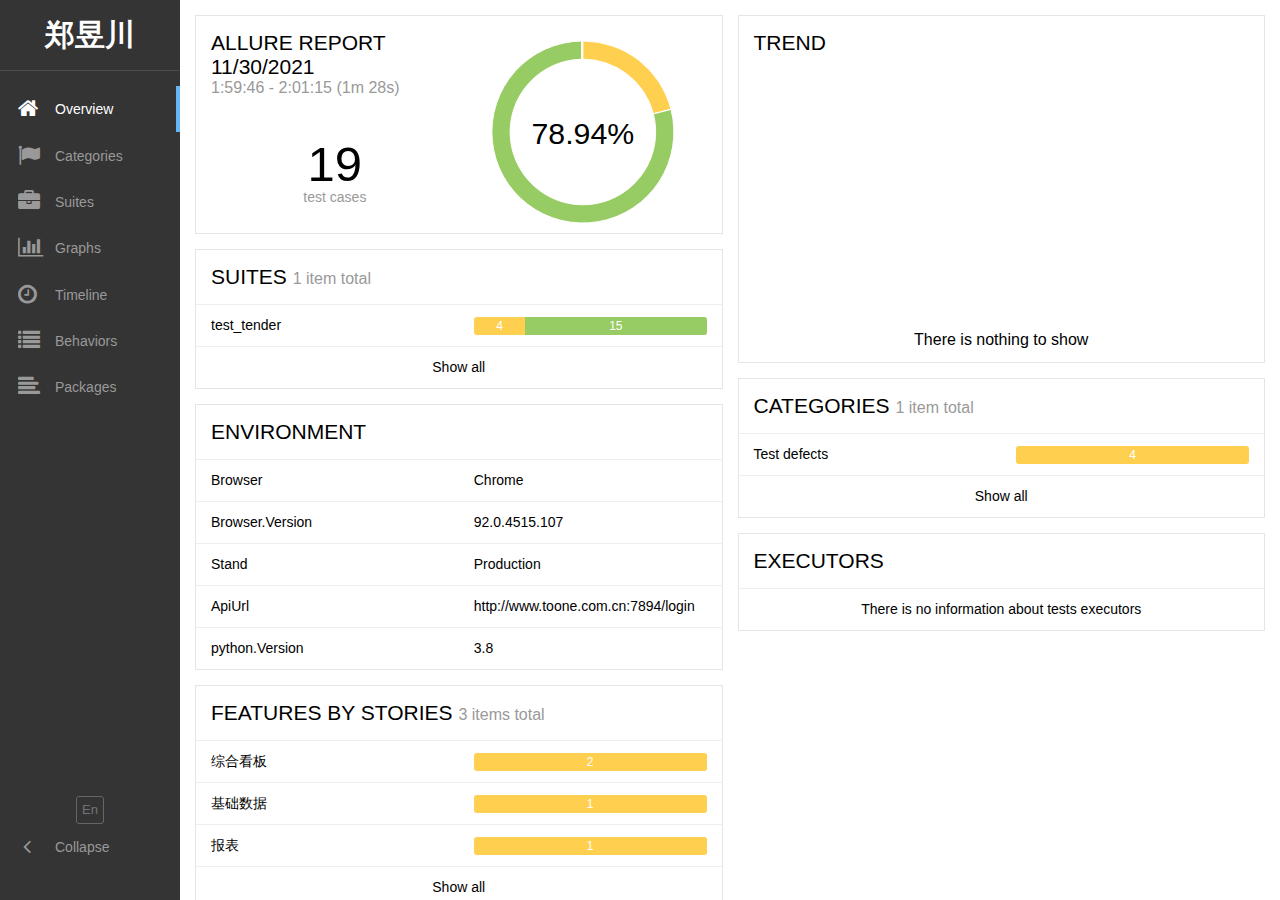
<file: pytest/allure/html/index.html>
<!DOCTYPE html>
<html dir="ltr">
<head>
    <meta charset="utf-8">
    <title>Allure Report</title>
    <link rel="favicon" href="favicon.ico?v=2">
    <link rel="stylesheet" type="text/css" href="styles.css">
        <link rel="stylesheet" href="plugins/screen-diff/styles.css">
    <link rel="stylesheet" href="plugins/custom-logo/styles.css">
</head>
<body>
<div id="alert"></div>
<div id="content">
    <span class="spinner">
        <span class="spinner__circle"></span>
    </span>
</div>
<div id="popup"></div>
<script src="app.js"></script>
    <script src="plugins/behaviors/index.js"></script>
    <script src="plugins/packages/index.js"></script>
    <script src="plugins/screen-diff/index.js"></script>
</body>
</html>
</file>
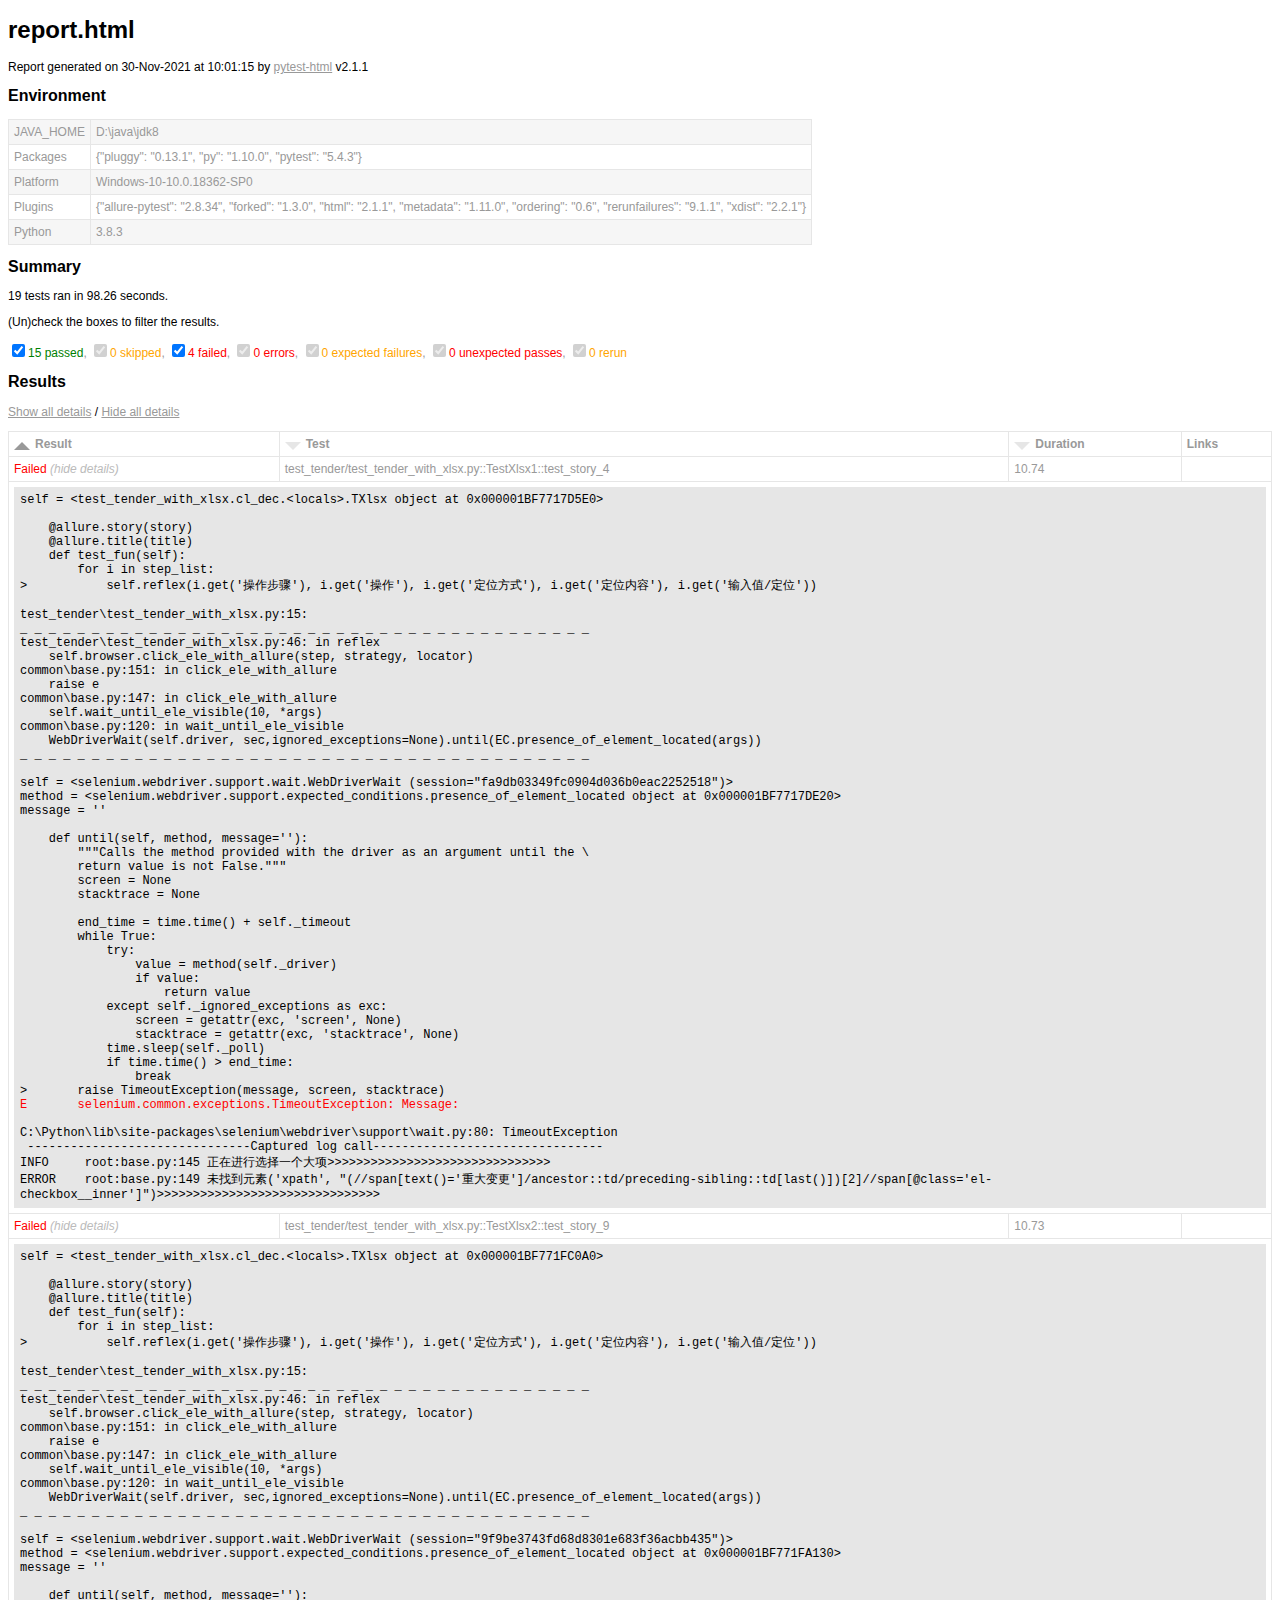
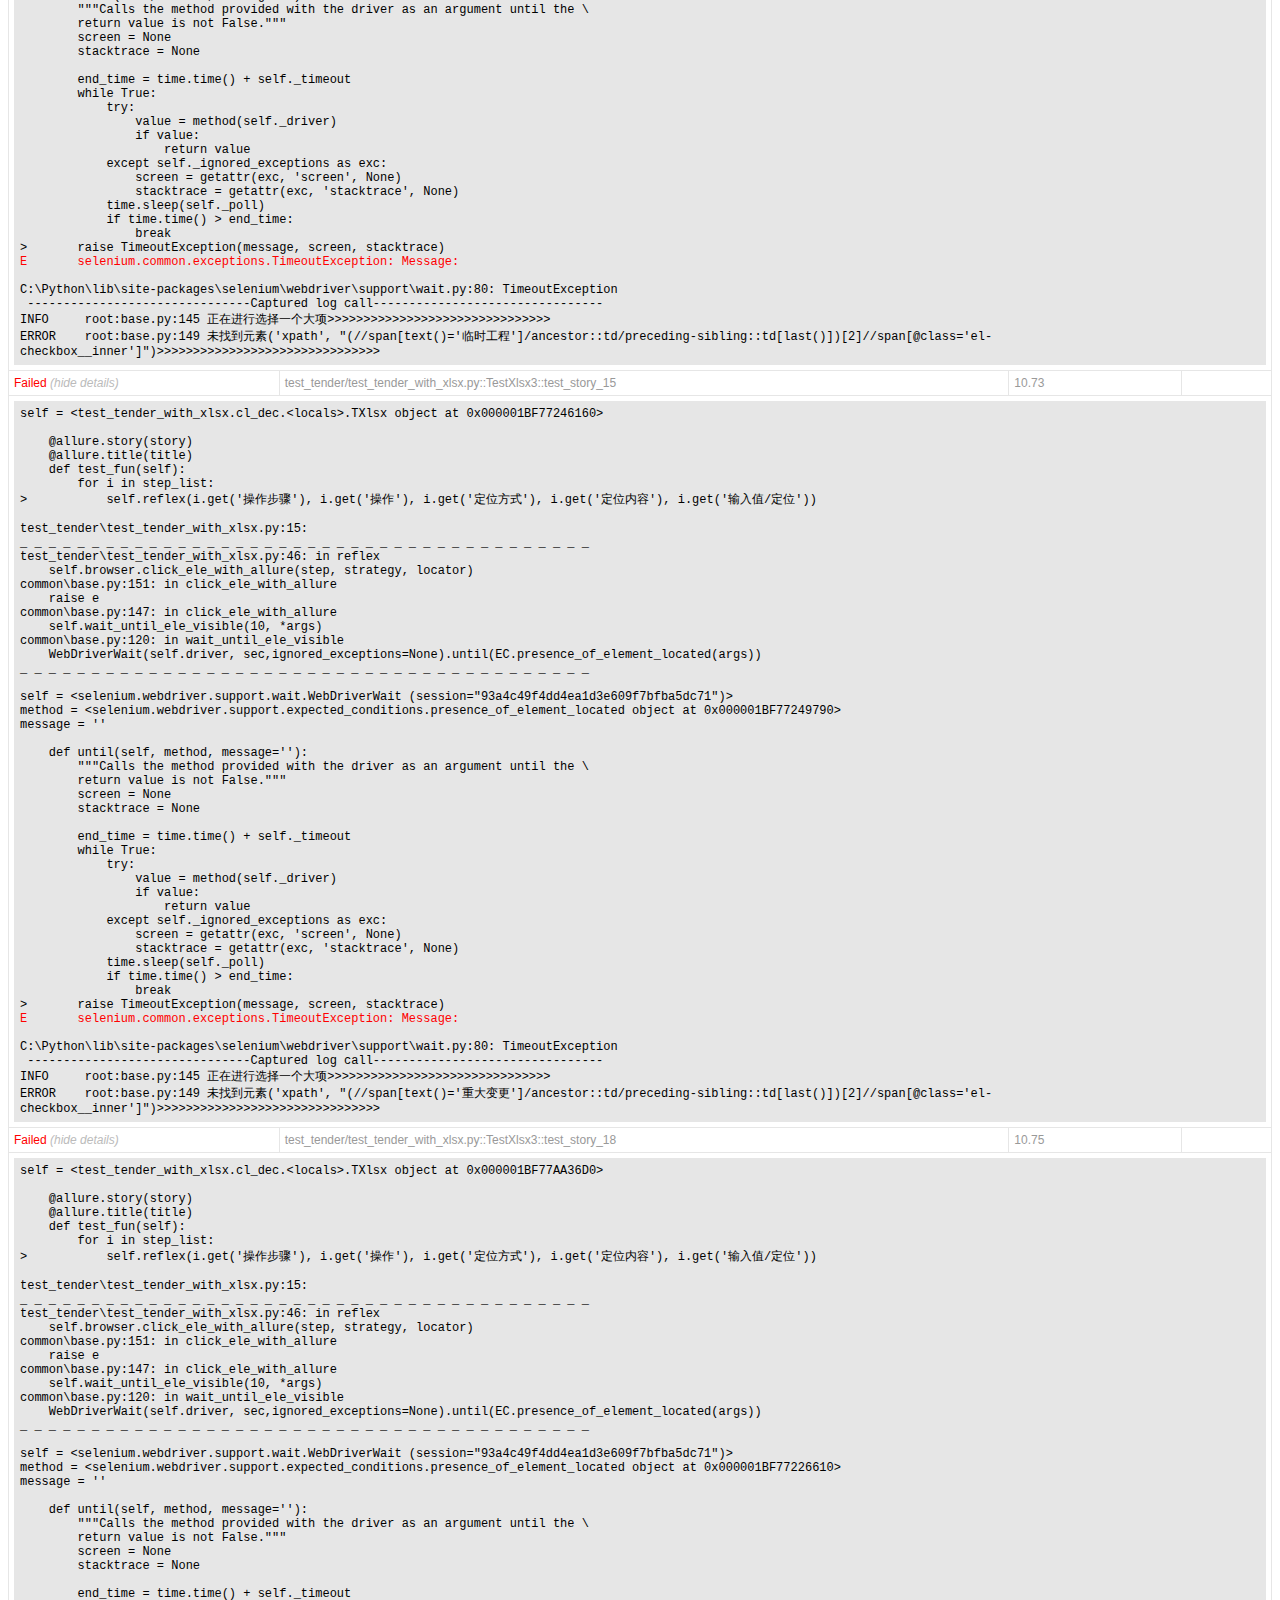
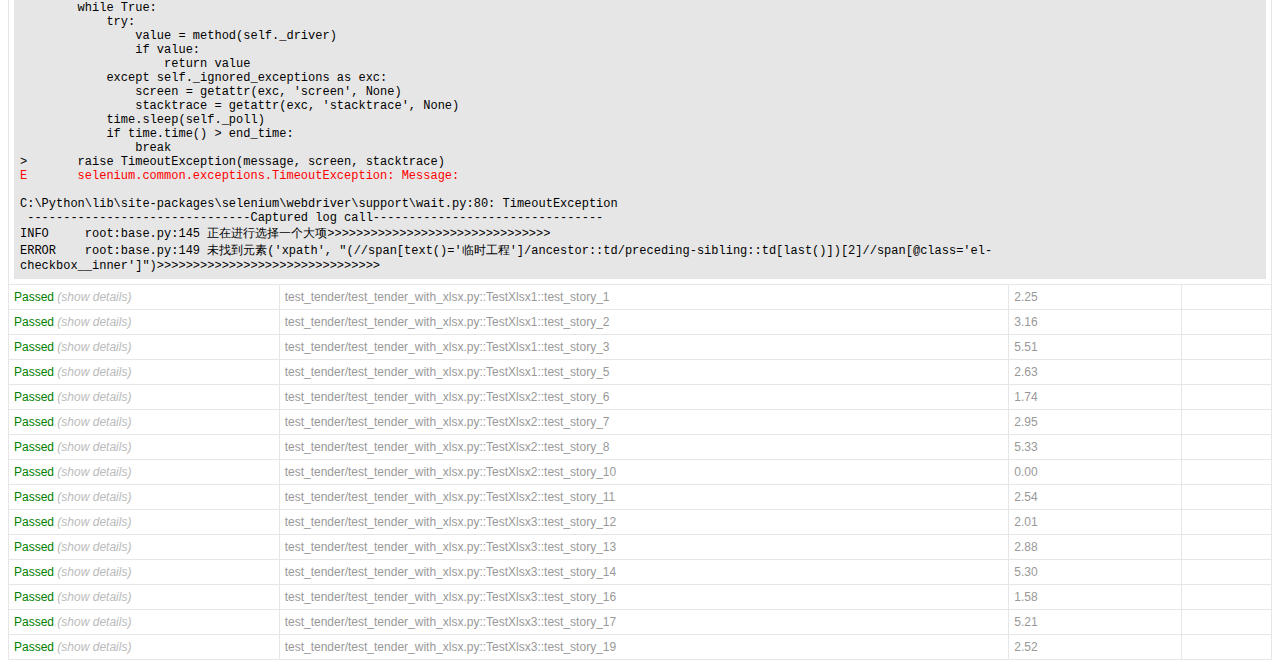
<file: pytest/reports/report.html>
<!DOCTYPE html>
<html>
  <head>
    <meta charset="utf-8"/>
    <title>Test Report</title>
    <link href="assets/style.css" rel="stylesheet" type="text/css"/></head>
  <body onLoad="init()">
    <script>/* This Source Code Form is subject to the terms of the Mozilla Public
 * License, v. 2.0. If a copy of the MPL was not distributed with this file,
 * You can obtain one at http://mozilla.org/MPL/2.0/. */


function toArray(iter) {
    if (iter === null) {
        return null;
    }
    return Array.prototype.slice.call(iter);
}

function find(selector, elem) {
    if (!elem) {
        elem = document;
    }
    return elem.querySelector(selector);
}

function find_all(selector, elem) {
    if (!elem) {
        elem = document;
    }
    return toArray(elem.querySelectorAll(selector));
}

function sort_column(elem) {
    toggle_sort_states(elem);
    var colIndex = toArray(elem.parentNode.childNodes).indexOf(elem);
    var key;
    if (elem.classList.contains('numeric')) {
        key = key_num;
    } else if (elem.classList.contains('result')) {
        key = key_result;
    } else {
        key = key_alpha;
    }
    sort_table(elem, key(colIndex));
}

function show_all_extras() {
    find_all('.col-result').forEach(show_extras);
}

function hide_all_extras() {
    find_all('.col-result').forEach(hide_extras);
}

function show_extras(colresult_elem) {
    var extras = colresult_elem.parentNode.nextElementSibling;
    var expandcollapse = colresult_elem.firstElementChild;
    extras.classList.remove("collapsed");
    expandcollapse.classList.remove("expander");
    expandcollapse.classList.add("collapser");
}

function hide_extras(colresult_elem) {
    var extras = colresult_elem.parentNode.nextElementSibling;
    var expandcollapse = colresult_elem.firstElementChild;
    extras.classList.add("collapsed");
    expandcollapse.classList.remove("collapser");
    expandcollapse.classList.add("expander");
}

function show_filters() {
    var filter_items = document.getElementsByClassName('filter');
    for (var i = 0; i < filter_items.length; i++)
        filter_items[i].hidden = false;
}

function add_collapse() {
    // Add links for show/hide all
    var resulttable = find('table#results-table');
    var showhideall = document.createElement("p");
    showhideall.innerHTML = '<a href="javascript:show_all_extras()">Show all details</a> / ' +
                            '<a href="javascript:hide_all_extras()">Hide all details</a>';
    resulttable.parentElement.insertBefore(showhideall, resulttable);

    // Add show/hide link to each result
    find_all('.col-result').forEach(function(elem) {
        var collapsed = get_query_parameter('collapsed') || 'Passed';
        var extras = elem.parentNode.nextElementSibling;
        var expandcollapse = document.createElement("span");
        if (extras.classList.contains("collapsed")) {
            expandcollapse.classList.add("expander")
        } else if (collapsed.includes(elem.innerHTML)) {
            extras.classList.add("collapsed");
            expandcollapse.classList.add("expander");
        } else {
            expandcollapse.classList.add("collapser");
        }
        elem.appendChild(expandcollapse);

        elem.addEventListener("click", function(event) {
            if (event.currentTarget.parentNode.nextElementSibling.classList.contains("collapsed")) {
                show_extras(event.currentTarget);
            } else {
                hide_extras(event.currentTarget);
            }
        });
    })
}

function get_query_parameter(name) {
    var match = RegExp('[?&]' + name + '=([^&]*)').exec(window.location.search);
    return match && decodeURIComponent(match[1].replace(/\+/g, ' '));
}

function init () {
    reset_sort_headers();

    add_collapse();

    show_filters();

    sort_column(find('.initial-sort'));

    find_all('.sortable').forEach(function(elem) {
        elem.addEventListener("click",
                              function(event) {
                                  sort_column(elem);
                              }, false)
    });

};

function sort_table(clicked, key_func) {
    var rows = find_all('.results-table-row');
    var reversed = !clicked.classList.contains('asc');
    var sorted_rows = sort(rows, key_func, reversed);
    /* Whole table is removed here because browsers acts much slower
     * when appending existing elements.
     */
    var thead = document.getElementById("results-table-head");
    document.getElementById('results-table').remove();
    var parent = document.createElement("table");
    parent.id = "results-table";
    parent.appendChild(thead);
    sorted_rows.forEach(function(elem) {
        parent.appendChild(elem);
    });
    document.getElementsByTagName("BODY")[0].appendChild(parent);
}

function sort(items, key_func, reversed) {
    var sort_array = items.map(function(item, i) {
        return [key_func(item), i];
    });

    sort_array.sort(function(a, b) {
        var key_a = a[0];
        var key_b = b[0];

        if (key_a == key_b) return 0;

        if (reversed) {
            return (key_a < key_b ? 1 : -1);
        } else {
            return (key_a > key_b ? 1 : -1);
        }
    });

    return sort_array.map(function(item) {
        var index = item[1];
        return items[index];
    });
}

function key_alpha(col_index) {
    return function(elem) {
        return elem.childNodes[1].childNodes[col_index].firstChild.data.toLowerCase();
    };
}

function key_num(col_index) {
    return function(elem) {
        return parseFloat(elem.childNodes[1].childNodes[col_index].firstChild.data);
    };
}

function key_result(col_index) {
    return function(elem) {
        var strings = ['Error', 'Failed', 'Rerun', 'XFailed', 'XPassed',
                       'Skipped', 'Passed'];
        return strings.indexOf(elem.childNodes[1].childNodes[col_index].firstChild.data);
    };
}

function reset_sort_headers() {
    find_all('.sort-icon').forEach(function(elem) {
        elem.parentNode.removeChild(elem);
    });
    find_all('.sortable').forEach(function(elem) {
        var icon = document.createElement("div");
        icon.className = "sort-icon";
        icon.textContent = "vvv";
        elem.insertBefore(icon, elem.firstChild);
        elem.classList.remove("desc", "active");
        elem.classList.add("asc", "inactive");
    });
}

function toggle_sort_states(elem) {
    //if active, toggle between asc and desc
    if (elem.classList.contains('active')) {
        elem.classList.toggle('asc');
        elem.classList.toggle('desc');
    }

    //if inactive, reset all other functions and add ascending active
    if (elem.classList.contains('inactive')) {
        reset_sort_headers();
        elem.classList.remove('inactive');
        elem.classList.add('active');
    }
}

function is_all_rows_hidden(value) {
  return value.hidden == false;
}

function filter_table(elem) {
    var outcome_att = "data-test-result";
    var outcome = elem.getAttribute(outcome_att);
    class_outcome = outcome + " results-table-row";
    var outcome_rows = document.getElementsByClassName(class_outcome);

    for(var i = 0; i < outcome_rows.length; i++){
        outcome_rows[i].hidden = !elem.checked;
    }

    var rows = find_all('.results-table-row').filter(is_all_rows_hidden);
    var all_rows_hidden = rows.length == 0 ? true : false;
    var not_found_message = document.getElementById("not-found-message");
    not_found_message.hidden = !all_rows_hidden;
}
</script>
    <h1>report.html</h1>
    <p>Report generated on 30-Nov-2021 at 10:01:15 by <a href="https://pypi.python.org/pypi/pytest-html">pytest-html</a> v2.1.1</p>
    <h2>Environment</h2>
    <table id="environment">
      <tr>
        <td>JAVA_HOME</td>
        <td>D:\java\jdk8</td></tr>
      <tr>
        <td>Packages</td>
        <td>{"pluggy": "0.13.1", "py": "1.10.0", "pytest": "5.4.3"}</td></tr>
      <tr>
        <td>Platform</td>
        <td>Windows-10-10.0.18362-SP0</td></tr>
      <tr>
        <td>Plugins</td>
        <td>{"allure-pytest": "2.8.34", "forked": "1.3.0", "html": "2.1.1", "metadata": "1.11.0", "ordering": "0.6", "rerunfailures": "9.1.1", "xdist": "2.2.1"}</td></tr>
      <tr>
        <td>Python</td>
        <td>3.8.3</td></tr></table>
    <h2>Summary</h2>
    <p>19 tests ran in 98.26 seconds. </p>
    <p class="filter" hidden="true">(Un)check the boxes to filter the results.</p><input checked="true" class="filter" data-test-result="passed" hidden="true" name="filter_checkbox" onChange="filter_table(this)" type="checkbox"/><span class="passed">15 passed</span>, <input checked="true" class="filter" data-test-result="skipped" disabled="true" hidden="true" name="filter_checkbox" onChange="filter_table(this)" type="checkbox"/><span class="skipped">0 skipped</span>, <input checked="true" class="filter" data-test-result="failed" hidden="true" name="filter_checkbox" onChange="filter_table(this)" type="checkbox"/><span class="failed">4 failed</span>, <input checked="true" class="filter" data-test-result="error" disabled="true" hidden="true" name="filter_checkbox" onChange="filter_table(this)" type="checkbox"/><span class="error">0 errors</span>, <input checked="true" class="filter" data-test-result="xfailed" disabled="true" hidden="true" name="filter_checkbox" onChange="filter_table(this)" type="checkbox"/><span class="xfailed">0 expected failures</span>, <input checked="true" class="filter" data-test-result="xpassed" disabled="true" hidden="true" name="filter_checkbox" onChange="filter_table(this)" type="checkbox"/><span class="xpassed">0 unexpected passes</span>, <input checked="true" class="filter" data-test-result="rerun" disabled="true" hidden="true" name="filter_checkbox" onChange="filter_table(this)" type="checkbox"/><span class="rerun">0 rerun</span>
    <h2>Results</h2>
    <table id="results-table">
      <thead id="results-table-head">
        <tr>
          <th class="sortable result initial-sort" col="result">Result</th>
          <th class="sortable" col="name">Test</th>
          <th class="sortable numeric" col="duration">Duration</th>
          <th>Links</th></tr>
        <tr hidden="true" id="not-found-message">
          <th colspan="4">No results found. Try to check the filters</th></tr></thead>
      <tbody class="failed results-table-row">
        <tr>
          <td class="col-result">Failed</td>
          <td class="col-name">test_tender/test_tender_with_xlsx.py::TestXlsx1::test_story_4</td>
          <td class="col-duration">10.74</td>
          <td class="col-links"></td></tr>
        <tr>
          <td class="extra" colspan="4">
            <div class="log">self = &lt;test_tender_with_xlsx.cl_dec.&lt;locals&gt;.TXlsx object at 0x000001BF7717D5E0&gt;<br/><br/>    @allure.story(story)<br/>    @allure.title(title)<br/>    def test_fun(self):<br/>        for i in step_list:<br/>&gt;           self.reflex(i.get(&#x27;操作步骤&#x27;), i.get(&#x27;操作&#x27;), i.get(&#x27;定位方式&#x27;), i.get(&#x27;定位内容&#x27;), i.get(&#x27;输入值/定位&#x27;))<br/><br/>test_tender\test_tender_with_xlsx.py:15: <br/>_ _ _ _ _ _ _ _ _ _ _ _ _ _ _ _ _ _ _ _ _ _ _ _ _ _ _ _ _ _ _ _ _ _ _ _ _ _ _ _ <br/>test_tender\test_tender_with_xlsx.py:46: in reflex<br/>    self.browser.click_ele_with_allure(step, strategy, locator)<br/>common\base.py:151: in click_ele_with_allure<br/>    raise e<br/>common\base.py:147: in click_ele_with_allure<br/>    self.wait_until_ele_visible(10, *args)<br/>common\base.py:120: in wait_until_ele_visible<br/>    WebDriverWait(self.driver, sec,ignored_exceptions=None).until(EC.presence_of_element_located(args))<br/>_ _ _ _ _ _ _ _ _ _ _ _ _ _ _ _ _ _ _ _ _ _ _ _ _ _ _ _ _ _ _ _ _ _ _ _ _ _ _ _ <br/><br/>self = &lt;selenium.webdriver.support.wait.WebDriverWait (session=&quot;fa9db03349fc0904d036b0eac2252518&quot;)&gt;<br/>method = &lt;selenium.webdriver.support.expected_conditions.presence_of_element_located object at 0x000001BF7717DE20&gt;<br/>message = &#x27;&#x27;<br/><br/>    def until(self, method, message=&#x27;&#x27;):<br/>        &quot;&quot;&quot;Calls the method provided with the driver as an argument until the \<br/>        return value is not False.&quot;&quot;&quot;<br/>        screen = None<br/>        stacktrace = None<br/>    <br/>        end_time = time.time() + self._timeout<br/>        while True:<br/>            try:<br/>                value = method(self._driver)<br/>                if value:<br/>                    return value<br/>            except self._ignored_exceptions as exc:<br/>                screen = getattr(exc, &#x27;screen&#x27;, None)<br/>                stacktrace = getattr(exc, &#x27;stacktrace&#x27;, None)<br/>            time.sleep(self._poll)<br/>            if time.time() &gt; end_time:<br/>                break<br/>&gt;       raise TimeoutException(message, screen, stacktrace)<br/><span class="error">E       selenium.common.exceptions.TimeoutException: Message:</span><br/><br/>C:\Python\lib\site-packages\selenium\webdriver\support\wait.py:80: TimeoutException<br/> -------------------------------Captured log call-------------------------------- <br/>INFO     root:base.py:145 正在进行选择一个大项&gt;&gt;&gt;&gt;&gt;&gt;&gt;&gt;&gt;&gt;&gt;&gt;&gt;&gt;&gt;&gt;&gt;&gt;&gt;&gt;&gt;&gt;&gt;&gt;&gt;&gt;&gt;&gt;&gt;&gt;&gt;
ERROR    root:base.py:149 未找到元素(&#x27;xpath&#x27;, &quot;(//span[text()=&#x27;重大变更&#x27;]/ancestor::td/preceding-sibling::td[last()])[2]//span[@class=&#x27;el-checkbox__inner&#x27;]&quot;)&gt;&gt;&gt;&gt;&gt;&gt;&gt;&gt;&gt;&gt;&gt;&gt;&gt;&gt;&gt;&gt;&gt;&gt;&gt;&gt;&gt;&gt;&gt;&gt;&gt;&gt;&gt;&gt;&gt;&gt;&gt;<br/></div></td></tr></tbody>
      <tbody class="failed results-table-row">
        <tr>
          <td class="col-result">Failed</td>
          <td class="col-name">test_tender/test_tender_with_xlsx.py::TestXlsx2::test_story_9</td>
          <td class="col-duration">10.73</td>
          <td class="col-links"></td></tr>
        <tr>
          <td class="extra" colspan="4">
            <div class="log">self = &lt;test_tender_with_xlsx.cl_dec.&lt;locals&gt;.TXlsx object at 0x000001BF771FC0A0&gt;<br/><br/>    @allure.story(story)<br/>    @allure.title(title)<br/>    def test_fun(self):<br/>        for i in step_list:<br/>&gt;           self.reflex(i.get(&#x27;操作步骤&#x27;), i.get(&#x27;操作&#x27;), i.get(&#x27;定位方式&#x27;), i.get(&#x27;定位内容&#x27;), i.get(&#x27;输入值/定位&#x27;))<br/><br/>test_tender\test_tender_with_xlsx.py:15: <br/>_ _ _ _ _ _ _ _ _ _ _ _ _ _ _ _ _ _ _ _ _ _ _ _ _ _ _ _ _ _ _ _ _ _ _ _ _ _ _ _ <br/>test_tender\test_tender_with_xlsx.py:46: in reflex<br/>    self.browser.click_ele_with_allure(step, strategy, locator)<br/>common\base.py:151: in click_ele_with_allure<br/>    raise e<br/>common\base.py:147: in click_ele_with_allure<br/>    self.wait_until_ele_visible(10, *args)<br/>common\base.py:120: in wait_until_ele_visible<br/>    WebDriverWait(self.driver, sec,ignored_exceptions=None).until(EC.presence_of_element_located(args))<br/>_ _ _ _ _ _ _ _ _ _ _ _ _ _ _ _ _ _ _ _ _ _ _ _ _ _ _ _ _ _ _ _ _ _ _ _ _ _ _ _ <br/><br/>self = &lt;selenium.webdriver.support.wait.WebDriverWait (session=&quot;9f9be3743fd68d8301e683f36acbb435&quot;)&gt;<br/>method = &lt;selenium.webdriver.support.expected_conditions.presence_of_element_located object at 0x000001BF771FA130&gt;<br/>message = &#x27;&#x27;<br/><br/>    def until(self, method, message=&#x27;&#x27;):<br/>        &quot;&quot;&quot;Calls the method provided with the driver as an argument until the \<br/>        return value is not False.&quot;&quot;&quot;<br/>        screen = None<br/>        stacktrace = None<br/>    <br/>        end_time = time.time() + self._timeout<br/>        while True:<br/>            try:<br/>                value = method(self._driver)<br/>                if value:<br/>                    return value<br/>            except self._ignored_exceptions as exc:<br/>                screen = getattr(exc, &#x27;screen&#x27;, None)<br/>                stacktrace = getattr(exc, &#x27;stacktrace&#x27;, None)<br/>            time.sleep(self._poll)<br/>            if time.time() &gt; end_time:<br/>                break<br/>&gt;       raise TimeoutException(message, screen, stacktrace)<br/><span class="error">E       selenium.common.exceptions.TimeoutException: Message:</span><br/><br/>C:\Python\lib\site-packages\selenium\webdriver\support\wait.py:80: TimeoutException<br/> -------------------------------Captured log call-------------------------------- <br/>INFO     root:base.py:145 正在进行选择一个大项&gt;&gt;&gt;&gt;&gt;&gt;&gt;&gt;&gt;&gt;&gt;&gt;&gt;&gt;&gt;&gt;&gt;&gt;&gt;&gt;&gt;&gt;&gt;&gt;&gt;&gt;&gt;&gt;&gt;&gt;&gt;
ERROR    root:base.py:149 未找到元素(&#x27;xpath&#x27;, &quot;(//span[text()=&#x27;临时工程&#x27;]/ancestor::td/preceding-sibling::td[last()])[2]//span[@class=&#x27;el-checkbox__inner&#x27;]&quot;)&gt;&gt;&gt;&gt;&gt;&gt;&gt;&gt;&gt;&gt;&gt;&gt;&gt;&gt;&gt;&gt;&gt;&gt;&gt;&gt;&gt;&gt;&gt;&gt;&gt;&gt;&gt;&gt;&gt;&gt;&gt;<br/></div></td></tr></tbody>
      <tbody class="failed results-table-row">
        <tr>
          <td class="col-result">Failed</td>
          <td class="col-name">test_tender/test_tender_with_xlsx.py::TestXlsx3::test_story_15</td>
          <td class="col-duration">10.73</td>
          <td class="col-links"></td></tr>
        <tr>
          <td class="extra" colspan="4">
            <div class="log">self = &lt;test_tender_with_xlsx.cl_dec.&lt;locals&gt;.TXlsx object at 0x000001BF77246160&gt;<br/><br/>    @allure.story(story)<br/>    @allure.title(title)<br/>    def test_fun(self):<br/>        for i in step_list:<br/>&gt;           self.reflex(i.get(&#x27;操作步骤&#x27;), i.get(&#x27;操作&#x27;), i.get(&#x27;定位方式&#x27;), i.get(&#x27;定位内容&#x27;), i.get(&#x27;输入值/定位&#x27;))<br/><br/>test_tender\test_tender_with_xlsx.py:15: <br/>_ _ _ _ _ _ _ _ _ _ _ _ _ _ _ _ _ _ _ _ _ _ _ _ _ _ _ _ _ _ _ _ _ _ _ _ _ _ _ _ <br/>test_tender\test_tender_with_xlsx.py:46: in reflex<br/>    self.browser.click_ele_with_allure(step, strategy, locator)<br/>common\base.py:151: in click_ele_with_allure<br/>    raise e<br/>common\base.py:147: in click_ele_with_allure<br/>    self.wait_until_ele_visible(10, *args)<br/>common\base.py:120: in wait_until_ele_visible<br/>    WebDriverWait(self.driver, sec,ignored_exceptions=None).until(EC.presence_of_element_located(args))<br/>_ _ _ _ _ _ _ _ _ _ _ _ _ _ _ _ _ _ _ _ _ _ _ _ _ _ _ _ _ _ _ _ _ _ _ _ _ _ _ _ <br/><br/>self = &lt;selenium.webdriver.support.wait.WebDriverWait (session=&quot;93a4c49f4dd4ea1d3e609f7bfba5dc71&quot;)&gt;<br/>method = &lt;selenium.webdriver.support.expected_conditions.presence_of_element_located object at 0x000001BF77249790&gt;<br/>message = &#x27;&#x27;<br/><br/>    def until(self, method, message=&#x27;&#x27;):<br/>        &quot;&quot;&quot;Calls the method provided with the driver as an argument until the \<br/>        return value is not False.&quot;&quot;&quot;<br/>        screen = None<br/>        stacktrace = None<br/>    <br/>        end_time = time.time() + self._timeout<br/>        while True:<br/>            try:<br/>                value = method(self._driver)<br/>                if value:<br/>                    return value<br/>            except self._ignored_exceptions as exc:<br/>                screen = getattr(exc, &#x27;screen&#x27;, None)<br/>                stacktrace = getattr(exc, &#x27;stacktrace&#x27;, None)<br/>            time.sleep(self._poll)<br/>            if time.time() &gt; end_time:<br/>                break<br/>&gt;       raise TimeoutException(message, screen, stacktrace)<br/><span class="error">E       selenium.common.exceptions.TimeoutException: Message:</span><br/><br/>C:\Python\lib\site-packages\selenium\webdriver\support\wait.py:80: TimeoutException<br/> -------------------------------Captured log call-------------------------------- <br/>INFO     root:base.py:145 正在进行选择一个大项&gt;&gt;&gt;&gt;&gt;&gt;&gt;&gt;&gt;&gt;&gt;&gt;&gt;&gt;&gt;&gt;&gt;&gt;&gt;&gt;&gt;&gt;&gt;&gt;&gt;&gt;&gt;&gt;&gt;&gt;&gt;
ERROR    root:base.py:149 未找到元素(&#x27;xpath&#x27;, &quot;(//span[text()=&#x27;重大变更&#x27;]/ancestor::td/preceding-sibling::td[last()])[2]//span[@class=&#x27;el-checkbox__inner&#x27;]&quot;)&gt;&gt;&gt;&gt;&gt;&gt;&gt;&gt;&gt;&gt;&gt;&gt;&gt;&gt;&gt;&gt;&gt;&gt;&gt;&gt;&gt;&gt;&gt;&gt;&gt;&gt;&gt;&gt;&gt;&gt;&gt;<br/></div></td></tr></tbody>
      <tbody class="failed results-table-row">
        <tr>
          <td class="col-result">Failed</td>
          <td class="col-name">test_tender/test_tender_with_xlsx.py::TestXlsx3::test_story_18</td>
          <td class="col-duration">10.75</td>
          <td class="col-links"></td></tr>
        <tr>
          <td class="extra" colspan="4">
            <div class="log">self = &lt;test_tender_with_xlsx.cl_dec.&lt;locals&gt;.TXlsx object at 0x000001BF77AA36D0&gt;<br/><br/>    @allure.story(story)<br/>    @allure.title(title)<br/>    def test_fun(self):<br/>        for i in step_list:<br/>&gt;           self.reflex(i.get(&#x27;操作步骤&#x27;), i.get(&#x27;操作&#x27;), i.get(&#x27;定位方式&#x27;), i.get(&#x27;定位内容&#x27;), i.get(&#x27;输入值/定位&#x27;))<br/><br/>test_tender\test_tender_with_xlsx.py:15: <br/>_ _ _ _ _ _ _ _ _ _ _ _ _ _ _ _ _ _ _ _ _ _ _ _ _ _ _ _ _ _ _ _ _ _ _ _ _ _ _ _ <br/>test_tender\test_tender_with_xlsx.py:46: in reflex<br/>    self.browser.click_ele_with_allure(step, strategy, locator)<br/>common\base.py:151: in click_ele_with_allure<br/>    raise e<br/>common\base.py:147: in click_ele_with_allure<br/>    self.wait_until_ele_visible(10, *args)<br/>common\base.py:120: in wait_until_ele_visible<br/>    WebDriverWait(self.driver, sec,ignored_exceptions=None).until(EC.presence_of_element_located(args))<br/>_ _ _ _ _ _ _ _ _ _ _ _ _ _ _ _ _ _ _ _ _ _ _ _ _ _ _ _ _ _ _ _ _ _ _ _ _ _ _ _ <br/><br/>self = &lt;selenium.webdriver.support.wait.WebDriverWait (session=&quot;93a4c49f4dd4ea1d3e609f7bfba5dc71&quot;)&gt;<br/>method = &lt;selenium.webdriver.support.expected_conditions.presence_of_element_located object at 0x000001BF77226610&gt;<br/>message = &#x27;&#x27;<br/><br/>    def until(self, method, message=&#x27;&#x27;):<br/>        &quot;&quot;&quot;Calls the method provided with the driver as an argument until the \<br/>        return value is not False.&quot;&quot;&quot;<br/>        screen = None<br/>        stacktrace = None<br/>    <br/>        end_time = time.time() + self._timeout<br/>        while True:<br/>            try:<br/>                value = method(self._driver)<br/>                if value:<br/>                    return value<br/>            except self._ignored_exceptions as exc:<br/>                screen = getattr(exc, &#x27;screen&#x27;, None)<br/>                stacktrace = getattr(exc, &#x27;stacktrace&#x27;, None)<br/>            time.sleep(self._poll)<br/>            if time.time() &gt; end_time:<br/>                break<br/>&gt;       raise TimeoutException(message, screen, stacktrace)<br/><span class="error">E       selenium.common.exceptions.TimeoutException: Message:</span><br/><br/>C:\Python\lib\site-packages\selenium\webdriver\support\wait.py:80: TimeoutException<br/> -------------------------------Captured log call-------------------------------- <br/>INFO     root:base.py:145 正在进行选择一个大项&gt;&gt;&gt;&gt;&gt;&gt;&gt;&gt;&gt;&gt;&gt;&gt;&gt;&gt;&gt;&gt;&gt;&gt;&gt;&gt;&gt;&gt;&gt;&gt;&gt;&gt;&gt;&gt;&gt;&gt;&gt;
ERROR    root:base.py:149 未找到元素(&#x27;xpath&#x27;, &quot;(//span[text()=&#x27;临时工程&#x27;]/ancestor::td/preceding-sibling::td[last()])[2]//span[@class=&#x27;el-checkbox__inner&#x27;]&quot;)&gt;&gt;&gt;&gt;&gt;&gt;&gt;&gt;&gt;&gt;&gt;&gt;&gt;&gt;&gt;&gt;&gt;&gt;&gt;&gt;&gt;&gt;&gt;&gt;&gt;&gt;&gt;&gt;&gt;&gt;&gt;<br/></div></td></tr></tbody>
      <tbody class="passed results-table-row">
        <tr>
          <td class="col-result">Passed</td>
          <td class="col-name">test_tender/test_tender_with_xlsx.py::TestXlsx1::test_story_1</td>
          <td class="col-duration">2.25</td>
          <td class="col-links"></td></tr>
        <tr>
          <td class="extra" colspan="4">
            <div class="log"> -------------------------------Captured log setup------------------------------- <br/>INFO     root:test_tender_with_xlsx.py:31 删除旧文件<br/></div></td></tr></tbody>
      <tbody class="passed results-table-row">
        <tr>
          <td class="col-result">Passed</td>
          <td class="col-name">test_tender/test_tender_with_xlsx.py::TestXlsx1::test_story_2</td>
          <td class="col-duration">3.16</td>
          <td class="col-links"></td></tr>
        <tr>
          <td class="extra" colspan="4">
            <div class="log"> -------------------------------Captured log call-------------------------------- <br/>INFO     root:base.py:127 正在进行输入用户名&gt;&gt;&gt;&gt;&gt;&gt;&gt;&gt;&gt;&gt;&gt;&gt;&gt;&gt;&gt;&gt;&gt;&gt;&gt;&gt;&gt;&gt;&gt;&gt;&gt;&gt;&gt;&gt;&gt;&gt;&gt;
INFO     root:base.py:80 尝试进行文本输入
INFO     root:base.py:70      对css方式定位元素的[name=&quot;account&quot;]进行定位
INFO     root:base.py:83      对css方式定位元素的[name=&quot;account&quot;]输入值lixy
INFO     root:base.py:127 正在进行输入密码&gt;&gt;&gt;&gt;&gt;&gt;&gt;&gt;&gt;&gt;&gt;&gt;&gt;&gt;&gt;&gt;&gt;&gt;&gt;&gt;&gt;&gt;&gt;&gt;&gt;&gt;&gt;&gt;&gt;&gt;&gt;
INFO     root:base.py:80 尝试进行文本输入
INFO     root:base.py:70      对css方式定位元素的[name=&quot;password&quot;]进行定位
INFO     root:base.py:83      对css方式定位元素的[name=&quot;password&quot;]输入值lixy@999666
INFO     root:base.py:145 正在进行点击登录&gt;&gt;&gt;&gt;&gt;&gt;&gt;&gt;&gt;&gt;&gt;&gt;&gt;&gt;&gt;&gt;&gt;&gt;&gt;&gt;&gt;&gt;&gt;&gt;&gt;&gt;&gt;&gt;&gt;&gt;&gt;
INFO     root:base.py:89 尝试进行元素点击
INFO     root:base.py:70      对xpath方式定位元素的//button[@class=&quot;el-button el-button--primary el-button--medium&quot;]进行定位
INFO     root:base.py:91      对xpath方式定位元素的//button[@class=&quot;el-button el-button--primary el-button--medium&quot;]进行点击
INFO     root:base.py:100 隐式等待10秒
INFO     root:base.py:123 显示等待1秒<br/></div></td></tr></tbody>
      <tbody class="passed results-table-row">
        <tr>
          <td class="col-result">Passed</td>
          <td class="col-name">test_tender/test_tender_with_xlsx.py::TestXlsx1::test_story_3</td>
          <td class="col-duration">5.51</td>
          <td class="col-links"></td></tr>
        <tr>
          <td class="extra" colspan="4">
            <div class="log"> -------------------------------Captured log call-------------------------------- <br/>INFO     root:base.py:145 正在进行点击项目管理菜单&gt;&gt;&gt;&gt;&gt;&gt;&gt;&gt;&gt;&gt;&gt;&gt;&gt;&gt;&gt;&gt;&gt;&gt;&gt;&gt;&gt;&gt;&gt;&gt;&gt;&gt;&gt;&gt;&gt;&gt;&gt;
INFO     root:base.py:89 尝试进行元素点击
INFO     root:base.py:70      对xpath方式定位元素的//li[@class=&#x27;el-menu-item&#x27;][2]进行定位
INFO     root:base.py:91      对xpath方式定位元素的//li[@class=&#x27;el-menu-item&#x27;][2]进行点击
INFO     root:base.py:100 隐式等待10秒
INFO     root:base.py:123 显示等待1秒
INFO     root:base.py:145 正在进行点击造价管理&gt;&gt;&gt;&gt;&gt;&gt;&gt;&gt;&gt;&gt;&gt;&gt;&gt;&gt;&gt;&gt;&gt;&gt;&gt;&gt;&gt;&gt;&gt;&gt;&gt;&gt;&gt;&gt;&gt;&gt;&gt;
INFO     root:base.py:89 尝试进行元素点击
INFO     root:base.py:70      对xpath方式定位元素的//span[text()=&#x27; 造价管理&#x27;]进行定位
INFO     root:base.py:91      对xpath方式定位元素的//span[text()=&#x27; 造价管理&#x27;]进行点击
INFO     root:base.py:100 隐式等待10秒
INFO     root:base.py:123 显示等待1秒
INFO     root:base.py:145 正在进行点击造价台账&gt;&gt;&gt;&gt;&gt;&gt;&gt;&gt;&gt;&gt;&gt;&gt;&gt;&gt;&gt;&gt;&gt;&gt;&gt;&gt;&gt;&gt;&gt;&gt;&gt;&gt;&gt;&gt;&gt;&gt;&gt;
INFO     root:base.py:89 尝试进行元素点击
INFO     root:base.py:70      对xpath方式定位元素的//span[text()=&#x27; 造价台账&#x27;]进行定位
INFO     root:base.py:91      对xpath方式定位元素的//span[text()=&#x27; 造价台账&#x27;]进行点击
INFO     root:base.py:100 隐式等待10秒
INFO     root:base.py:123 显示等待1秒
INFO     root:base.py:145 正在进行点击工程变更统计表&gt;&gt;&gt;&gt;&gt;&gt;&gt;&gt;&gt;&gt;&gt;&gt;&gt;&gt;&gt;&gt;&gt;&gt;&gt;&gt;&gt;&gt;&gt;&gt;&gt;&gt;&gt;&gt;&gt;&gt;&gt;
INFO     root:base.py:89 尝试进行元素点击
INFO     root:base.py:70      对xpath方式定位元素的//span[text()=&#x27;工程变更统计表&#x27;]进行定位
INFO     root:base.py:91      对xpath方式定位元素的//span[text()=&#x27;工程变更统计表&#x27;]进行点击
INFO     root:base.py:100 隐式等待10秒
INFO     root:base.py:123 显示等待1秒<br/></div></td></tr></tbody>
      <tbody class="passed results-table-row">
        <tr>
          <td class="col-result">Passed</td>
          <td class="col-name">test_tender/test_tender_with_xlsx.py::TestXlsx1::test_story_5</td>
          <td class="col-duration">2.63</td>
          <td class="col-links"></td></tr>
        <tr>
          <td class="extra" colspan="4">
            <div class="empty log">No log output captured.</div></td></tr></tbody>
      <tbody class="passed results-table-row">
        <tr>
          <td class="col-result">Passed</td>
          <td class="col-name">test_tender/test_tender_with_xlsx.py::TestXlsx2::test_story_6</td>
          <td class="col-duration">1.74</td>
          <td class="col-links"></td></tr>
        <tr>
          <td class="extra" colspan="4">
            <div class="empty log">No log output captured.</div></td></tr></tbody>
      <tbody class="passed results-table-row">
        <tr>
          <td class="col-result">Passed</td>
          <td class="col-name">test_tender/test_tender_with_xlsx.py::TestXlsx2::test_story_7</td>
          <td class="col-duration">2.95</td>
          <td class="col-links"></td></tr>
        <tr>
          <td class="extra" colspan="4">
            <div class="log"> -------------------------------Captured log call-------------------------------- <br/>INFO     root:base.py:127 正在进行输入用户名&gt;&gt;&gt;&gt;&gt;&gt;&gt;&gt;&gt;&gt;&gt;&gt;&gt;&gt;&gt;&gt;&gt;&gt;&gt;&gt;&gt;&gt;&gt;&gt;&gt;&gt;&gt;&gt;&gt;&gt;&gt;
INFO     root:base.py:80 尝试进行文本输入
INFO     root:base.py:70      对css方式定位元素的[name=&quot;account&quot;]进行定位
INFO     root:base.py:83      对css方式定位元素的[name=&quot;account&quot;]输入值lixy
INFO     root:base.py:127 正在进行输入密码&gt;&gt;&gt;&gt;&gt;&gt;&gt;&gt;&gt;&gt;&gt;&gt;&gt;&gt;&gt;&gt;&gt;&gt;&gt;&gt;&gt;&gt;&gt;&gt;&gt;&gt;&gt;&gt;&gt;&gt;&gt;
INFO     root:base.py:80 尝试进行文本输入
INFO     root:base.py:70      对css方式定位元素的[name=&quot;password&quot;]进行定位
INFO     root:base.py:83      对css方式定位元素的[name=&quot;password&quot;]输入值lixy@999666
INFO     root:base.py:145 正在进行点击登录&gt;&gt;&gt;&gt;&gt;&gt;&gt;&gt;&gt;&gt;&gt;&gt;&gt;&gt;&gt;&gt;&gt;&gt;&gt;&gt;&gt;&gt;&gt;&gt;&gt;&gt;&gt;&gt;&gt;&gt;&gt;
INFO     root:base.py:89 尝试进行元素点击
INFO     root:base.py:70      对xpath方式定位元素的//button[@class=&quot;el-button el-button--primary el-button--medium&quot;]进行定位
INFO     root:base.py:91      对xpath方式定位元素的//button[@class=&quot;el-button el-button--primary el-button--medium&quot;]进行点击
INFO     root:base.py:100 隐式等待10秒
INFO     root:base.py:123 显示等待1秒<br/></div></td></tr></tbody>
      <tbody class="passed results-table-row">
        <tr>
          <td class="col-result">Passed</td>
          <td class="col-name">test_tender/test_tender_with_xlsx.py::TestXlsx2::test_story_8</td>
          <td class="col-duration">5.33</td>
          <td class="col-links"></td></tr>
        <tr>
          <td class="extra" colspan="4">
            <div class="log"> -------------------------------Captured log call-------------------------------- <br/>INFO     root:base.py:145 正在进行点击项目管理菜单&gt;&gt;&gt;&gt;&gt;&gt;&gt;&gt;&gt;&gt;&gt;&gt;&gt;&gt;&gt;&gt;&gt;&gt;&gt;&gt;&gt;&gt;&gt;&gt;&gt;&gt;&gt;&gt;&gt;&gt;&gt;
INFO     root:base.py:89 尝试进行元素点击
INFO     root:base.py:70      对xpath方式定位元素的//li[@class=&#x27;el-menu-item&#x27;][2]进行定位
INFO     root:base.py:91      对xpath方式定位元素的//li[@class=&#x27;el-menu-item&#x27;][2]进行点击
INFO     root:base.py:100 隐式等待10秒
INFO     root:base.py:123 显示等待1秒
INFO     root:base.py:145 正在进行点击造价管理&gt;&gt;&gt;&gt;&gt;&gt;&gt;&gt;&gt;&gt;&gt;&gt;&gt;&gt;&gt;&gt;&gt;&gt;&gt;&gt;&gt;&gt;&gt;&gt;&gt;&gt;&gt;&gt;&gt;&gt;&gt;
INFO     root:base.py:89 尝试进行元素点击
INFO     root:base.py:70      对xpath方式定位元素的//span[text()=&#x27; 造价管理&#x27;]进行定位
INFO     root:base.py:91      对xpath方式定位元素的//span[text()=&#x27; 造价管理&#x27;]进行点击
INFO     root:base.py:100 隐式等待10秒
INFO     root:base.py:123 显示等待1秒
INFO     root:base.py:145 正在进行点击造价台账&gt;&gt;&gt;&gt;&gt;&gt;&gt;&gt;&gt;&gt;&gt;&gt;&gt;&gt;&gt;&gt;&gt;&gt;&gt;&gt;&gt;&gt;&gt;&gt;&gt;&gt;&gt;&gt;&gt;&gt;&gt;
INFO     root:base.py:89 尝试进行元素点击
INFO     root:base.py:70      对xpath方式定位元素的//span[text()=&#x27; 造价台账&#x27;]进行定位
INFO     root:base.py:91      对xpath方式定位元素的//span[text()=&#x27; 造价台账&#x27;]进行点击
INFO     root:base.py:100 隐式等待10秒
INFO     root:base.py:123 显示等待1秒
INFO     root:base.py:145 正在进行点击工程变更统计表&gt;&gt;&gt;&gt;&gt;&gt;&gt;&gt;&gt;&gt;&gt;&gt;&gt;&gt;&gt;&gt;&gt;&gt;&gt;&gt;&gt;&gt;&gt;&gt;&gt;&gt;&gt;&gt;&gt;&gt;&gt;
INFO     root:base.py:89 尝试进行元素点击
INFO     root:base.py:70      对xpath方式定位元素的//span[text()=&#x27;工程变更台账表&#x27;]进行定位
INFO     root:base.py:91      对xpath方式定位元素的//span[text()=&#x27;工程变更台账表&#x27;]进行点击
INFO     root:base.py:100 隐式等待10秒
INFO     root:base.py:123 显示等待1秒<br/></div></td></tr></tbody>
      <tbody class="passed results-table-row">
        <tr>
          <td class="col-result">Passed</td>
          <td class="col-name">test_tender/test_tender_with_xlsx.py::TestXlsx2::test_story_10</td>
          <td class="col-duration">0.00</td>
          <td class="col-links"></td></tr>
        <tr>
          <td class="extra" colspan="4">
            <div class="empty log">No log output captured.</div></td></tr></tbody>
      <tbody class="passed results-table-row">
        <tr>
          <td class="col-result">Passed</td>
          <td class="col-name">test_tender/test_tender_with_xlsx.py::TestXlsx2::test_story_11</td>
          <td class="col-duration">2.54</td>
          <td class="col-links"></td></tr>
        <tr>
          <td class="extra" colspan="4">
            <div class="empty log">No log output captured.</div></td></tr></tbody>
      <tbody class="passed results-table-row">
        <tr>
          <td class="col-result">Passed</td>
          <td class="col-name">test_tender/test_tender_with_xlsx.py::TestXlsx3::test_story_12</td>
          <td class="col-duration">2.01</td>
          <td class="col-links"></td></tr>
        <tr>
          <td class="extra" colspan="4">
            <div class="empty log">No log output captured.</div></td></tr></tbody>
      <tbody class="passed results-table-row">
        <tr>
          <td class="col-result">Passed</td>
          <td class="col-name">test_tender/test_tender_with_xlsx.py::TestXlsx3::test_story_13</td>
          <td class="col-duration">2.88</td>
          <td class="col-links"></td></tr>
        <tr>
          <td class="extra" colspan="4">
            <div class="log"> -------------------------------Captured log call-------------------------------- <br/>INFO     root:base.py:127 正在进行输入用户名&gt;&gt;&gt;&gt;&gt;&gt;&gt;&gt;&gt;&gt;&gt;&gt;&gt;&gt;&gt;&gt;&gt;&gt;&gt;&gt;&gt;&gt;&gt;&gt;&gt;&gt;&gt;&gt;&gt;&gt;&gt;
INFO     root:base.py:80 尝试进行文本输入
INFO     root:base.py:70      对css方式定位元素的[name=&quot;account&quot;]进行定位
INFO     root:base.py:83      对css方式定位元素的[name=&quot;account&quot;]输入值lixy
INFO     root:base.py:127 正在进行输入密码&gt;&gt;&gt;&gt;&gt;&gt;&gt;&gt;&gt;&gt;&gt;&gt;&gt;&gt;&gt;&gt;&gt;&gt;&gt;&gt;&gt;&gt;&gt;&gt;&gt;&gt;&gt;&gt;&gt;&gt;&gt;
INFO     root:base.py:80 尝试进行文本输入
INFO     root:base.py:70      对css方式定位元素的[name=&quot;password&quot;]进行定位
INFO     root:base.py:83      对css方式定位元素的[name=&quot;password&quot;]输入值lixy@999666
INFO     root:base.py:145 正在进行点击登录&gt;&gt;&gt;&gt;&gt;&gt;&gt;&gt;&gt;&gt;&gt;&gt;&gt;&gt;&gt;&gt;&gt;&gt;&gt;&gt;&gt;&gt;&gt;&gt;&gt;&gt;&gt;&gt;&gt;&gt;&gt;
INFO     root:base.py:89 尝试进行元素点击
INFO     root:base.py:70      对xpath方式定位元素的//button[@class=&quot;el-button el-button--primary el-button--medium&quot;]进行定位
INFO     root:base.py:91      对xpath方式定位元素的//button[@class=&quot;el-button el-button--primary el-button--medium&quot;]进行点击
INFO     root:base.py:100 隐式等待10秒
INFO     root:base.py:123 显示等待1秒<br/></div></td></tr></tbody>
      <tbody class="passed results-table-row">
        <tr>
          <td class="col-result">Passed</td>
          <td class="col-name">test_tender/test_tender_with_xlsx.py::TestXlsx3::test_story_14</td>
          <td class="col-duration">5.30</td>
          <td class="col-links"></td></tr>
        <tr>
          <td class="extra" colspan="4">
            <div class="log"> -------------------------------Captured log call-------------------------------- <br/>INFO     root:base.py:145 正在进行点击项目管理菜单&gt;&gt;&gt;&gt;&gt;&gt;&gt;&gt;&gt;&gt;&gt;&gt;&gt;&gt;&gt;&gt;&gt;&gt;&gt;&gt;&gt;&gt;&gt;&gt;&gt;&gt;&gt;&gt;&gt;&gt;&gt;
INFO     root:base.py:89 尝试进行元素点击
INFO     root:base.py:70      对xpath方式定位元素的//li[@class=&#x27;el-menu-item&#x27;][2]进行定位
INFO     root:base.py:91      对xpath方式定位元素的//li[@class=&#x27;el-menu-item&#x27;][2]进行点击
INFO     root:base.py:100 隐式等待10秒
INFO     root:base.py:123 显示等待1秒
INFO     root:base.py:145 正在进行点击造价管理&gt;&gt;&gt;&gt;&gt;&gt;&gt;&gt;&gt;&gt;&gt;&gt;&gt;&gt;&gt;&gt;&gt;&gt;&gt;&gt;&gt;&gt;&gt;&gt;&gt;&gt;&gt;&gt;&gt;&gt;&gt;
INFO     root:base.py:89 尝试进行元素点击
INFO     root:base.py:70      对xpath方式定位元素的//span[text()=&#x27; 造价管理&#x27;]进行定位
INFO     root:base.py:91      对xpath方式定位元素的//span[text()=&#x27; 造价管理&#x27;]进行点击
INFO     root:base.py:100 隐式等待10秒
INFO     root:base.py:123 显示等待1秒
INFO     root:base.py:145 正在进行点击造价台账&gt;&gt;&gt;&gt;&gt;&gt;&gt;&gt;&gt;&gt;&gt;&gt;&gt;&gt;&gt;&gt;&gt;&gt;&gt;&gt;&gt;&gt;&gt;&gt;&gt;&gt;&gt;&gt;&gt;&gt;&gt;
INFO     root:base.py:89 尝试进行元素点击
INFO     root:base.py:70      对xpath方式定位元素的//span[text()=&#x27; 造价台账&#x27;]进行定位
INFO     root:base.py:91      对xpath方式定位元素的//span[text()=&#x27; 造价台账&#x27;]进行点击
INFO     root:base.py:100 隐式等待10秒
INFO     root:base.py:123 显示等待1秒
INFO     root:base.py:145 正在进行点击工程变更统计表&gt;&gt;&gt;&gt;&gt;&gt;&gt;&gt;&gt;&gt;&gt;&gt;&gt;&gt;&gt;&gt;&gt;&gt;&gt;&gt;&gt;&gt;&gt;&gt;&gt;&gt;&gt;&gt;&gt;&gt;&gt;
INFO     root:base.py:89 尝试进行元素点击
INFO     root:base.py:70      对xpath方式定位元素的//span[text()=&#x27;工程变更统计表&#x27;]进行定位
INFO     root:base.py:91      对xpath方式定位元素的//span[text()=&#x27;工程变更统计表&#x27;]进行点击
INFO     root:base.py:100 隐式等待10秒
INFO     root:base.py:123 显示等待1秒<br/></div></td></tr></tbody>
      <tbody class="passed results-table-row">
        <tr>
          <td class="col-result">Passed</td>
          <td class="col-name">test_tender/test_tender_with_xlsx.py::TestXlsx3::test_story_16</td>
          <td class="col-duration">1.58</td>
          <td class="col-links"></td></tr>
        <tr>
          <td class="extra" colspan="4">
            <div class="empty log">No log output captured.</div></td></tr></tbody>
      <tbody class="passed results-table-row">
        <tr>
          <td class="col-result">Passed</td>
          <td class="col-name">test_tender/test_tender_with_xlsx.py::TestXlsx3::test_story_17</td>
          <td class="col-duration">5.21</td>
          <td class="col-links"></td></tr>
        <tr>
          <td class="extra" colspan="4">
            <div class="log"> -------------------------------Captured log call-------------------------------- <br/>INFO     root:base.py:145 正在进行点击项目管理菜单&gt;&gt;&gt;&gt;&gt;&gt;&gt;&gt;&gt;&gt;&gt;&gt;&gt;&gt;&gt;&gt;&gt;&gt;&gt;&gt;&gt;&gt;&gt;&gt;&gt;&gt;&gt;&gt;&gt;&gt;&gt;
INFO     root:base.py:89 尝试进行元素点击
INFO     root:base.py:70      对xpath方式定位元素的//li[@class=&#x27;el-menu-item&#x27;][2]进行定位
INFO     root:base.py:91      对xpath方式定位元素的//li[@class=&#x27;el-menu-item&#x27;][2]进行点击
INFO     root:base.py:100 隐式等待10秒
INFO     root:base.py:123 显示等待1秒
INFO     root:base.py:145 正在进行点击造价管理&gt;&gt;&gt;&gt;&gt;&gt;&gt;&gt;&gt;&gt;&gt;&gt;&gt;&gt;&gt;&gt;&gt;&gt;&gt;&gt;&gt;&gt;&gt;&gt;&gt;&gt;&gt;&gt;&gt;&gt;&gt;
INFO     root:base.py:89 尝试进行元素点击
INFO     root:base.py:70      对xpath方式定位元素的//span[text()=&#x27; 造价管理&#x27;]进行定位
INFO     root:base.py:91      对xpath方式定位元素的//span[text()=&#x27; 造价管理&#x27;]进行点击
INFO     root:base.py:100 隐式等待10秒
INFO     root:base.py:123 显示等待1秒
INFO     root:base.py:145 正在进行点击造价台账&gt;&gt;&gt;&gt;&gt;&gt;&gt;&gt;&gt;&gt;&gt;&gt;&gt;&gt;&gt;&gt;&gt;&gt;&gt;&gt;&gt;&gt;&gt;&gt;&gt;&gt;&gt;&gt;&gt;&gt;&gt;
INFO     root:base.py:89 尝试进行元素点击
INFO     root:base.py:70      对xpath方式定位元素的//span[text()=&#x27; 造价台账&#x27;]进行定位
INFO     root:base.py:91      对xpath方式定位元素的//span[text()=&#x27; 造价台账&#x27;]进行点击
INFO     root:base.py:100 隐式等待10秒
INFO     root:base.py:123 显示等待1秒
INFO     root:base.py:145 正在进行点击工程变更统计表&gt;&gt;&gt;&gt;&gt;&gt;&gt;&gt;&gt;&gt;&gt;&gt;&gt;&gt;&gt;&gt;&gt;&gt;&gt;&gt;&gt;&gt;&gt;&gt;&gt;&gt;&gt;&gt;&gt;&gt;&gt;
INFO     root:base.py:89 尝试进行元素点击
INFO     root:base.py:70      对xpath方式定位元素的//span[text()=&#x27;工程变更台账表&#x27;]进行定位
INFO     root:base.py:91      对xpath方式定位元素的//span[text()=&#x27;工程变更台账表&#x27;]进行点击
INFO     root:base.py:100 隐式等待10秒
INFO     root:base.py:123 显示等待1秒<br/></div></td></tr></tbody>
      <tbody class="passed results-table-row">
        <tr>
          <td class="col-result">Passed</td>
          <td class="col-name">test_tender/test_tender_with_xlsx.py::TestXlsx3::test_story_19</td>
          <td class="col-duration">2.52</td>
          <td class="col-links"></td></tr>
        <tr>
          <td class="extra" colspan="4">
            <div class="empty log">No log output captured.</div></td></tr></tbody></table></body></html>
</file>
<file: pytest/allure/html/plugins/screen-diff/styles.css>
.screen-diff__switchers {
  margin-bottom: 1em;
}

.screen-diff__switchers label + label {
  margin-left: 1em;
}

.screen-diff__overlay {
  position: relative;
  cursor: col-resize;
}

.screen-diff__container {
  overflow-x: auto;
}

.screen-diff__image-over {
  top: 0;
  left: 0;
  bottom: 0;
  background: #fff;
  position: absolute;
  overflow: hidden;
  box-shadow: 2px 0 1px -1px #aaa;
}

.screen-diff-error {
  color: #fd5a3e;
}
</file>
<file: pytest/allure/html/plugins/custom-logo/styles.css>
.side-nav__brand {
  background: url('') no-repeat left center !important;
  text-align: center;
  height: 40px;
  background-size: contain !important;
  padding-left:0;
  margin-left:0;
}
.side-nav__brand span{
	display: none;
}

.side-nav__brand:after{
	content: "郑昱川";
	font-size:30px;
 
}
</file>
<file: pytest/reports/assets/style.css>
body {
	font-family: Helvetica, Arial, sans-serif;
	font-size: 12px;
	/* do not increase min-width as some may use split screens */
	min-width: 800px;
	color: #999;
}

h1 {
	font-size: 24px;
	color: black;
}

h2 {
	font-size: 16px;
	color: black;
}

p {
    color: black;
}

a {
	color: #999;
}

table {
	border-collapse: collapse;
}

/******************************
 * SUMMARY INFORMATION
 ******************************/

#environment td {
	padding: 5px;
	border: 1px solid #E6E6E6;
}

#environment tr:nth-child(odd) {
	background-color: #f6f6f6;
}

/******************************
 * TEST RESULT COLORS
 ******************************/
span.passed, .passed .col-result {
	color: green;
}
span.skipped, span.xfailed, span.rerun, .skipped .col-result, .xfailed .col-result, .rerun .col-result {
	color: orange;
}
span.error, span.failed, span.xpassed, .error .col-result, .failed .col-result, .xpassed .col-result  {
	color: red;
}


/******************************
 * RESULTS TABLE
 *
 * 1. Table Layout
 * 2. Extra
 * 3. Sorting items
 *
 ******************************/

/*------------------
 * 1. Table Layout
 *------------------*/

#results-table {
	border: 1px solid #e6e6e6;
	color: #999;
	font-size: 12px;
	width: 100%
}

#results-table th, #results-table td {
	padding: 5px;
	border: 1px solid #E6E6E6;
	text-align: left
}
#results-table th {
	font-weight: bold
}

/*------------------
 * 2. Extra
 *------------------*/

.log:only-child {
	height: inherit
}
.log {
	background-color: #e6e6e6;
	border: 1px solid #e6e6e6;
	color: black;
	display: block;
	font-family: "Courier New", Courier, monospace;
	height: 230px;
	overflow-y: scroll;
	padding: 5px;
	white-space: pre-wrap
}
div.image {
	border: 1px solid #e6e6e6;
	float: right;
	height: 240px;
	margin-left: 5px;
	overflow: hidden;
	width: 320px
}
div.image img {
	width: 320px
}
div.video {
	border: 1px solid #e6e6e6;
	float: right;
	height: 240px;
	margin-left: 5px;
	overflow: hidden;
	width: 320px
}
div.video video {
	overflow: hidden;
	width: 320px;
    height: 240px;
}
.collapsed {
	display: none;
}
.expander::after {
	content: " (show details)";
	color: #BBB;
	font-style: italic;
	cursor: pointer;
}
.collapser::after {
	content: " (hide details)";
	color: #BBB;
	font-style: italic;
	cursor: pointer;
}

/*------------------
 * 3. Sorting items
 *------------------*/
.sortable {
	cursor: pointer;
}

.sort-icon {
	font-size: 0px;
	float: left;
	margin-right: 5px;
	margin-top: 5px;
	/*triangle*/
	width: 0;
	height: 0;
	border-left: 8px solid transparent;
	border-right: 8px solid transparent;
}

.inactive .sort-icon {
	/*finish triangle*/
	border-top: 8px solid #E6E6E6;
}

.asc.active .sort-icon {
	/*finish triangle*/
	border-bottom: 8px solid #999;
}

.desc.active .sort-icon {
	/*finish triangle*/
	border-top: 8px solid #999;
}
</file>
